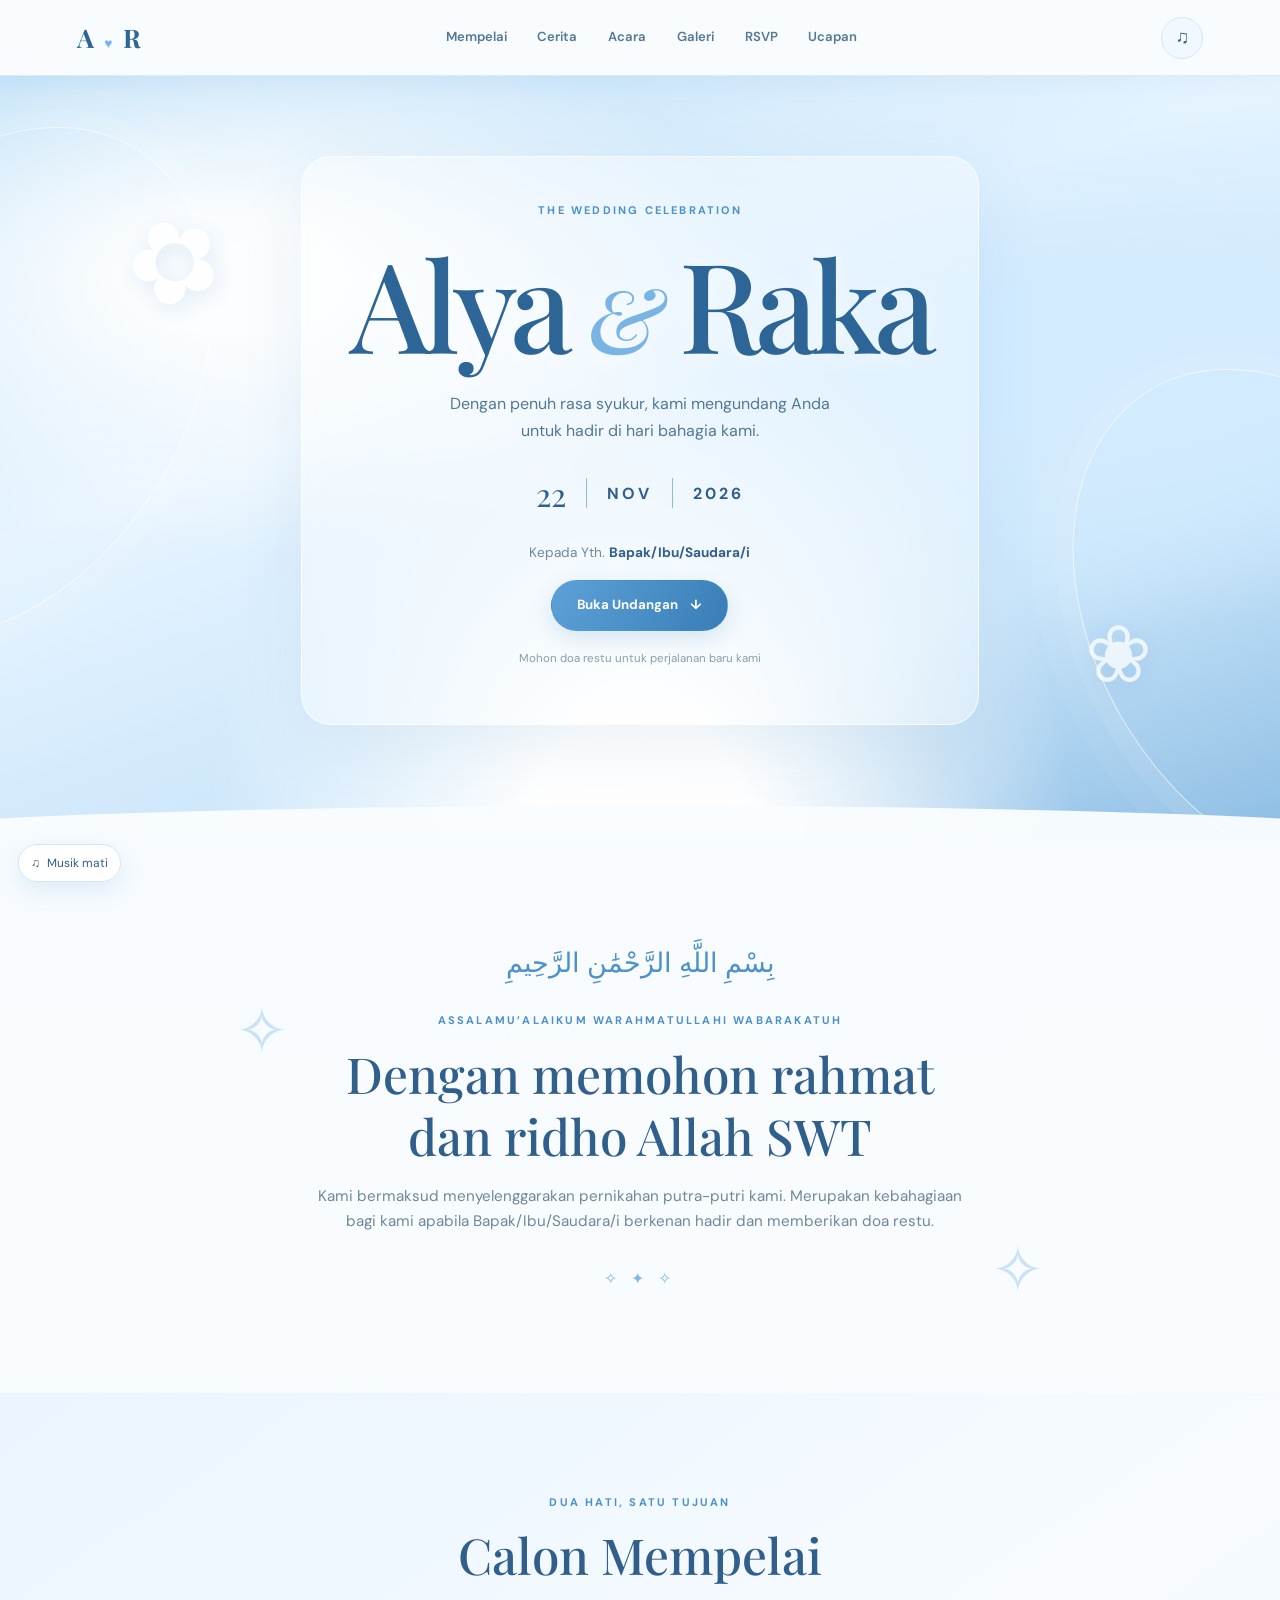
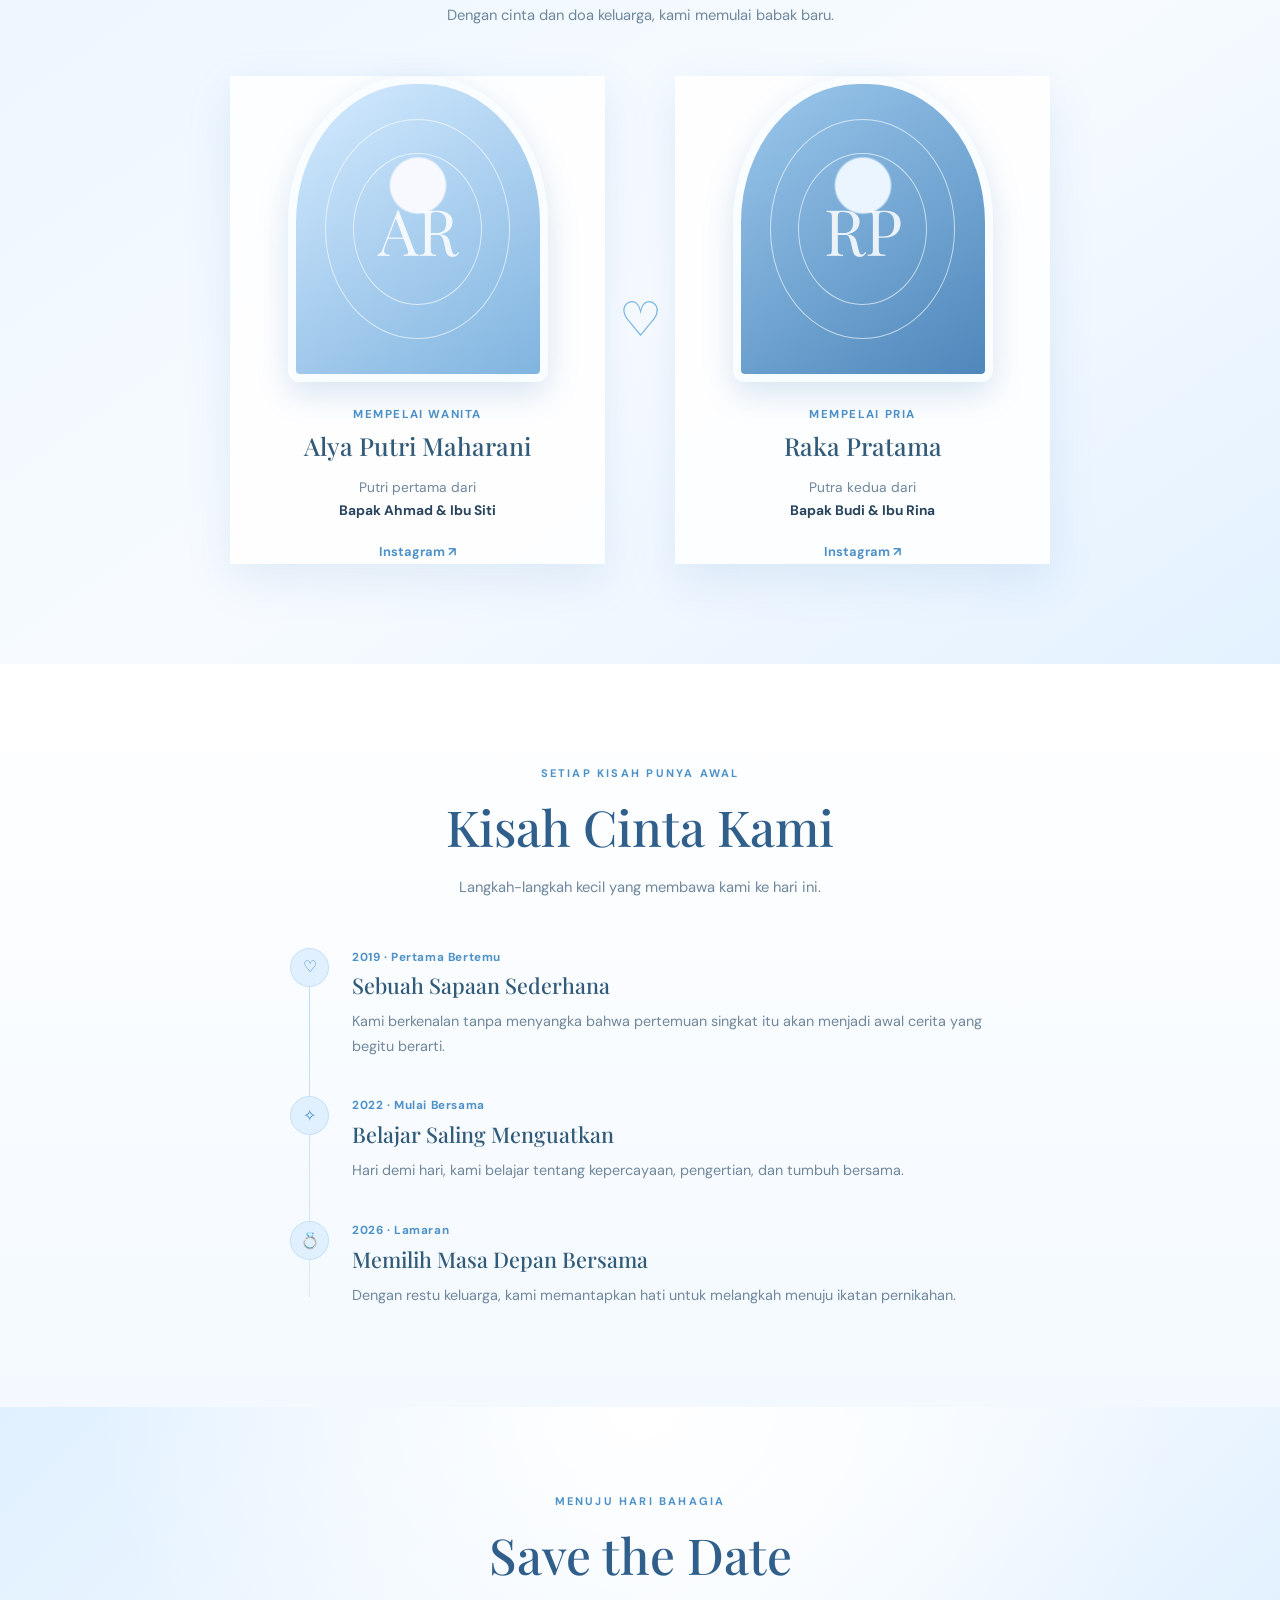
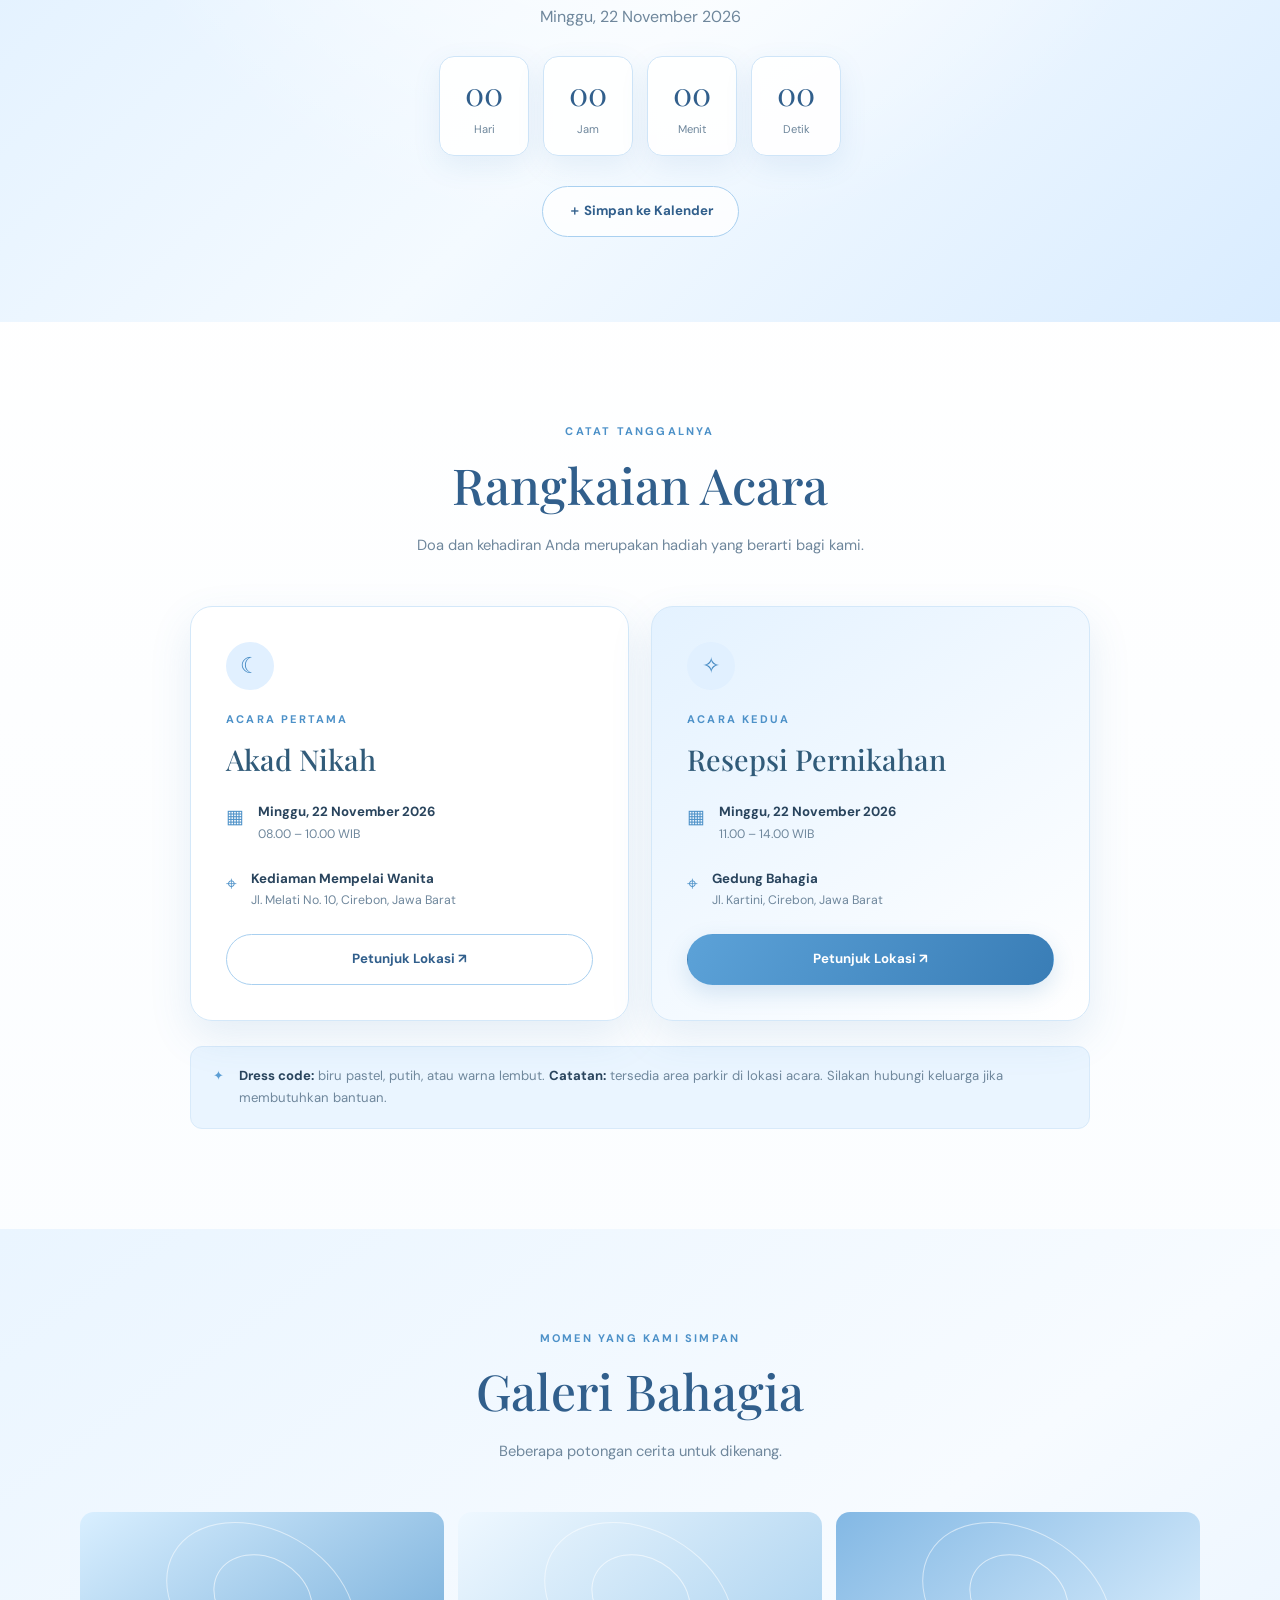
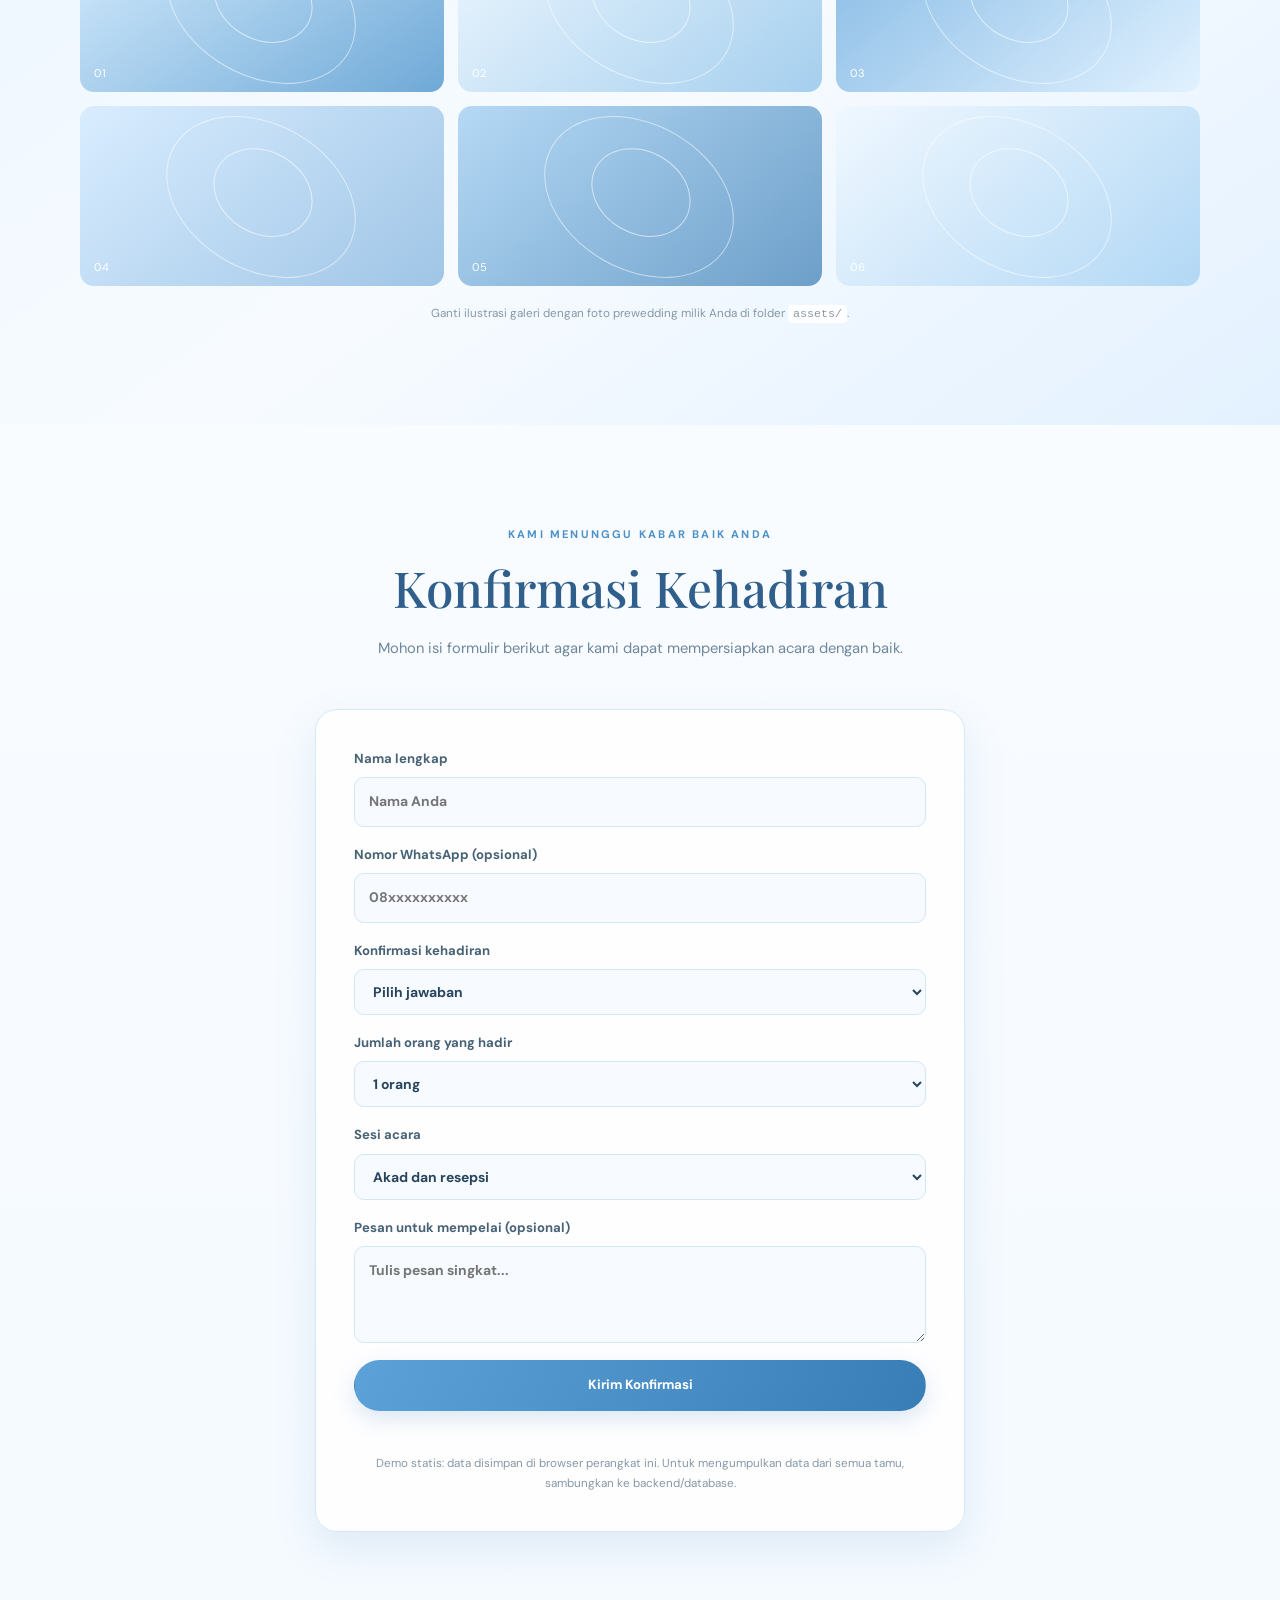
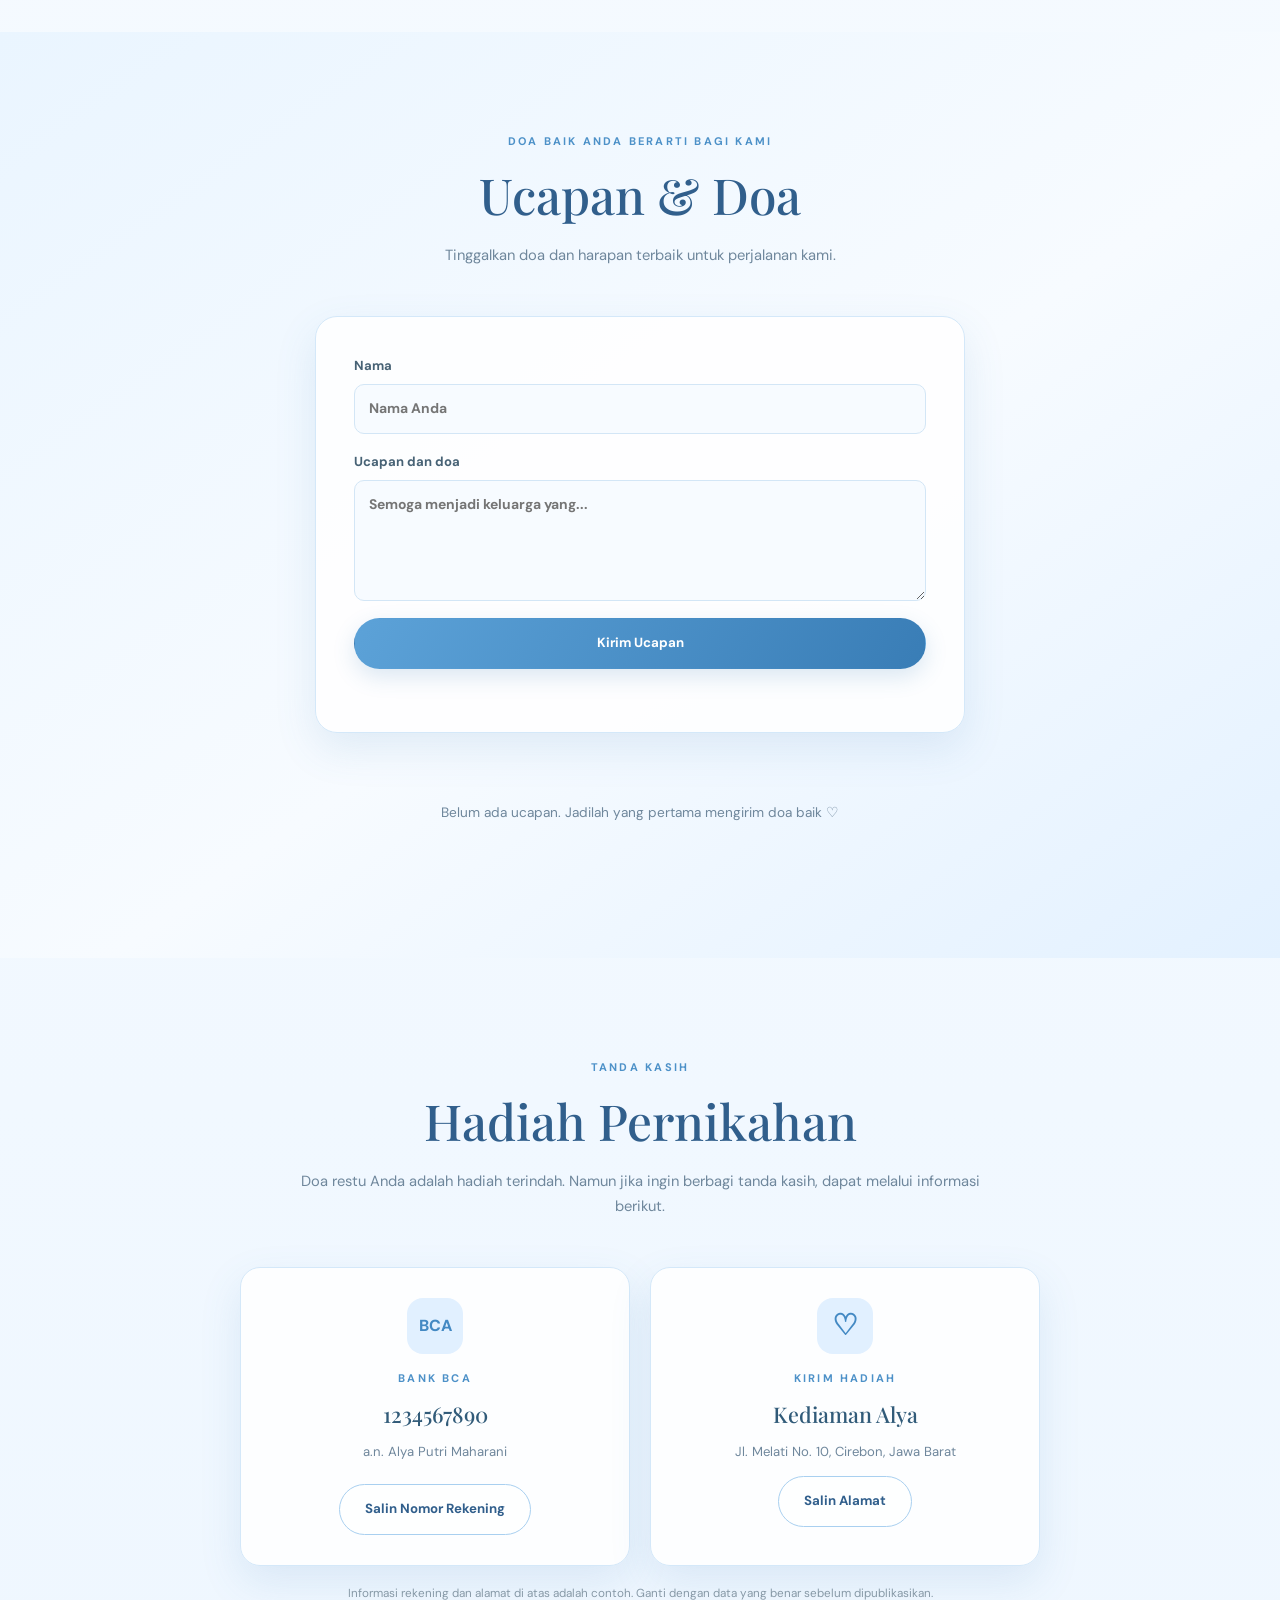
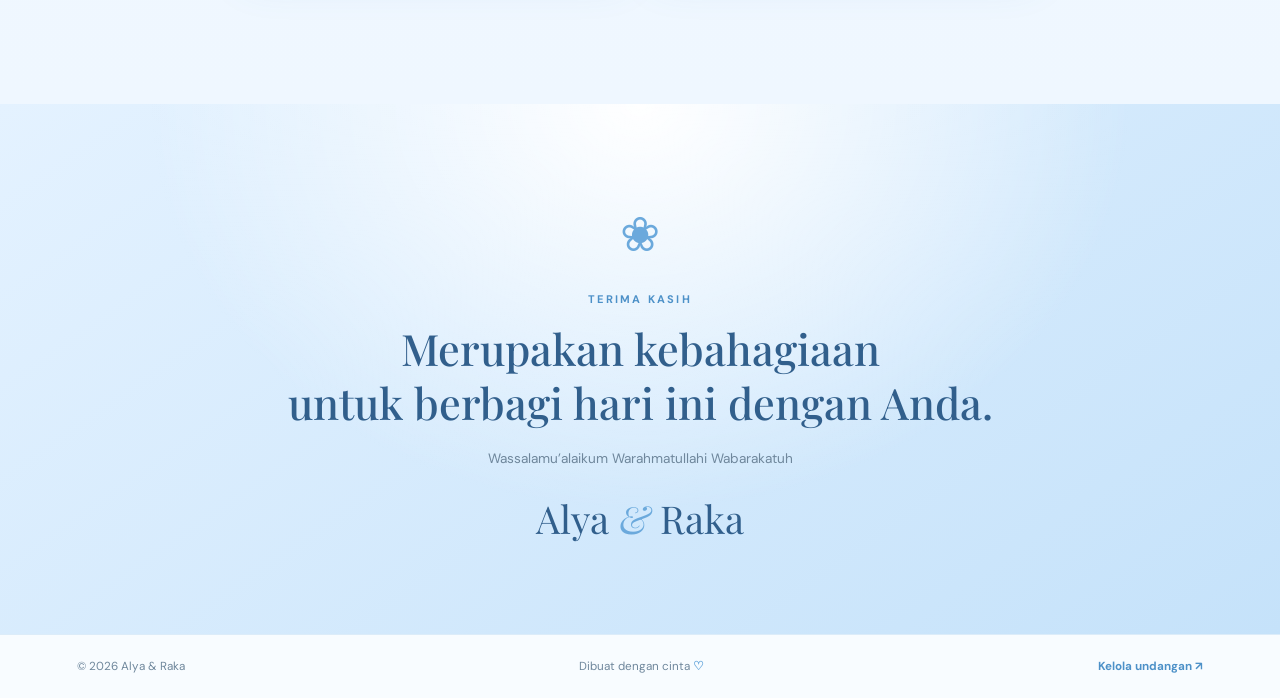
<file: index.html>
<!doctype html>
<html lang="id">
<head>
  <meta charset="utf-8">
  <meta name="viewport" content="width=device-width, initial-scale=1">
  <meta name="theme-color" content="#cfe7f8">
  <meta name="description" content="Undangan pernikahan Alya dan Raka. Merupakan suatu kehormatan bagi kami untuk berbagi hari bahagia bersama Anda.">
  <meta property="og:title" content="Pernikahan Alya & Raka">
  <meta property="og:description" content="Dengan penuh sukacita, kami mengundang Anda ke pernikahan kami.">
  <meta property="og:type" content="website">
  <title>Undangan Pernikahan — Alya & Raka</title>
  <link rel="icon" href="assets/favicon.svg" type="image/svg+xml">
  <link rel="preconnect" href="https://fonts.googleapis.com">
  <link rel="preconnect" href="https://fonts.gstatic.com" crossorigin>
  <link href="https://fonts.googleapis.com/css2?family=DM+Sans:wght@400;500;600;700&family=Playfair+Display:wght@400;500;600;700&display=swap" rel="stylesheet">
  <link rel="stylesheet" href="styles.css">
</head>
<body>
  <div class="music-indicator" id="musicIndicator" aria-live="polite">♫ <span>Musik mati</span></div>
  <audio id="bgMusic" loop preload="none">
    <!-- Ganti dengan file musik milik sendiri, misalnya assets/music.mp3 -->
    <source src="assets/music.mp3" type="audio/mpeg">
  </audio>

  <header class="site-header">
    <a class="brand" href="#home" aria-label="Alya dan Raka beranda">A <span>♥</span> R</a>
    <button class="menu-toggle" id="menuToggle" aria-label="Buka menu" aria-expanded="false">☰</button>
    <nav id="mainNav" aria-label="Navigasi utama">
      <a href="#couple">Mempelai</a><a href="#story">Cerita</a><a href="#event">Acara</a>
      <a href="#gallery">Galeri</a><a href="#rsvp">RSVP</a><a href="#wishes">Ucapan</a>
    </nav>
    <button class="icon-button music-button" id="musicToggle" type="button" aria-label="Putar atau hentikan musik">♫</button>
  </header>

  <main>
    <section class="hero" id="home">
      <div class="hero-decoration deco-one">✿</div><div class="hero-decoration deco-two">❀</div>
      <div class="hero-content">
        <p class="eyebrow">THE WEDDING CELEBRATION</p>
        <h1>Alya <span class="ampersand">&</span> Raka</h1>
        <p class="hero-subtitle">Dengan penuh rasa syukur, kami mengundang Anda<br class="desktop-only"> untuk hadir di hari bahagia kami.</p>
        <div class="hero-date"><span>22</span><i></i><span>NOV</span><i></i><span>2026</span></div>
        <p class="guest-line">Kepada Yth. <strong id="guestName">Bapak/Ibu/Saudara/i</strong></p>
        <button class="button button-primary" id="openInvitation">Buka Undangan <span>↓</span></button>
        <p class="tiny-note">Mohon doa restu untuk perjalanan baru kami</p>
      </div>
      <div class="hero-bottom-wave"></div>
    </section>

    <section class="intro section" id="intro">
      <p class="arabic" lang="ar">بِسْمِ اللَّهِ الرَّحْمَٰنِ الرَّحِيمِ</p>
      <p class="eyebrow">ASSALAMU’ALAIKUM WARAHMATULLAHI WABARAKATUH</p>
      <h2>Dengan memohon rahmat<br>dan ridho Allah SWT</h2>
      <p class="section-copy">Kami bermaksud menyelenggarakan pernikahan putra-putri kami. Merupakan kebahagiaan bagi kami apabila Bapak/Ibu/Saudara/i berkenan hadir dan memberikan doa restu.</p>
      <div class="ornament">✧ <span>✦</span> ✧</div>
    </section>

    <section class="couple section section-tint" id="couple">
      <div class="section-heading"><p class="eyebrow">DUA HATI, SATU TUJUAN</p><h2>Calon Mempelai</h2><p>Dengan cinta dan doa keluarga, kami memulai babak baru.</p></div>
      <div class="couple-grid">
        <article class="person-card">
          <div class="portrait portrait-bride" role="img" aria-label="Ilustrasi foto mempelai wanita"><span>AR</span></div>
          <p class="person-role">Mempelai Wanita</p><h3>Alya Putri Maharani</h3>
          <p>Putri pertama dari<br><strong>Bapak Ahmad & Ibu Siti</strong></p>
          <a class="text-link" href="https://instagram.com/" target="_blank" rel="noreferrer">Instagram ↗</a>
        </article>
        <div class="couple-heart" aria-hidden="true">♡</div>
        <article class="person-card">
          <div class="portrait portrait-groom" role="img" aria-label="Ilustrasi foto mempelai pria"><span>RP</span></div>
          <p class="person-role">Mempelai Pria</p><h3>Raka Pratama</h3>
          <p>Putra kedua dari<br><strong>Bapak Budi & Ibu Rina</strong></p>
          <a class="text-link" href="https://instagram.com/" target="_blank" rel="noreferrer">Instagram ↗</a>
        </article>
      </div>
    </section>

    <section class="story section" id="story">
      <div class="section-heading"><p class="eyebrow">SETIAP KISAH PUNYA AWAL</p><h2>Kisah Cinta Kami</h2><p>Langkah-langkah kecil yang membawa kami ke hari ini.</p></div>
      <div class="timeline">
        <article class="timeline-item"><span class="timeline-dot">♡</span><p class="timeline-date">2019 · Pertama Bertemu</p><h3>Sebuah Sapaan Sederhana</h3><p>Kami berkenalan tanpa menyangka bahwa pertemuan singkat itu akan menjadi awal cerita yang begitu berarti.</p></article>
        <article class="timeline-item"><span class="timeline-dot">✧</span><p class="timeline-date">2022 · Mulai Bersama</p><h3>Belajar Saling Menguatkan</h3><p>Hari demi hari, kami belajar tentang kepercayaan, pengertian, dan tumbuh bersama.</p></article>
        <article class="timeline-item"><span class="timeline-dot">💍</span><p class="timeline-date">2026 · Lamaran</p><h3>Memilih Masa Depan Bersama</h3><p>Dengan restu keluarga, kami memantapkan hati untuk melangkah menuju ikatan pernikahan.</p></article>
      </div>
    </section>

    <section class="countdown-section section-tint">
      <p class="eyebrow">MENUJU HARI BAHAGIA</p><h2>Save the Date</h2><p class="countdown-date">Minggu, 22 November 2026</p>
      <div class="countdown" id="countdown" aria-label="Hitung mundur menuju pernikahan">
        <div><strong id="days">00</strong><span>Hari</span></div><div><strong id="hours">00</strong><span>Jam</span></div><div><strong id="minutes">00</strong><span>Menit</span></div><div><strong id="seconds">00</strong><span>Detik</span></div>
      </div>
      <button class="button button-outline" id="calendarButton">＋ Simpan ke Kalender</button>
    </section>

    <section class="event section" id="event">
      <div class="section-heading"><p class="eyebrow">CATAT TANGGALNYA</p><h2>Rangkaian Acara</h2><p>Doa dan kehadiran Anda merupakan hadiah yang berarti bagi kami.</p></div>
      <div class="event-grid">
        <article class="event-card"><div class="event-icon">☾</div><p class="eyebrow">ACARA PERTAMA</p><h3>Akad Nikah</h3><div class="event-detail"><span>▦</span><div><strong>Minggu, 22 November 2026</strong><small>08.00 – 10.00 WIB</small></div></div><div class="event-detail"><span>⌖</span><div><strong>Kediaman Mempelai Wanita</strong><small>Jl. Melati No. 10, Cirebon, Jawa Barat</small></div></div><a class="button button-outline full" href="https://maps.google.com/?q=Cirebon" target="_blank" rel="noreferrer">Petunjuk Lokasi ↗</a></article>
        <article class="event-card event-card-featured"><div class="event-icon">✧</div><p class="eyebrow">ACARA KEDUA</p><h3>Resepsi Pernikahan</h3><div class="event-detail"><span>▦</span><div><strong>Minggu, 22 November 2026</strong><small>11.00 – 14.00 WIB</small></div></div><div class="event-detail"><span>⌖</span><div><strong>Gedung Bahagia</strong><small>Jl. Kartini, Cirebon, Jawa Barat</small></div></div><a class="button button-primary full" href="https://maps.google.com/?q=Cirebon" target="_blank" rel="noreferrer">Petunjuk Lokasi ↗</a></article>
      </div>
      <div class="event-notes"><span>✦</span><p><strong>Dress code:</strong> biru pastel, putih, atau warna lembut. <strong>Catatan:</strong> tersedia area parkir di lokasi acara. Silakan hubungi keluarga jika membutuhkan bantuan.</p></div>
    </section>

    <section class="gallery section section-tint" id="gallery">
      <div class="section-heading"><p class="eyebrow">MOMEN YANG KAMI SIMPAN</p><h2>Galeri Bahagia</h2><p>Beberapa potongan cerita untuk dikenang.</p></div>
      <div class="gallery-grid">
        <button class="gallery-item gallery-a" data-gallery="1" aria-label="Perbesar foto galeri 1"><span>01</span></button>
        <button class="gallery-item gallery-b" data-gallery="2" aria-label="Perbesar foto galeri 2"><span>02</span></button>
        <button class="gallery-item gallery-c" data-gallery="3" aria-label="Perbesar foto galeri 3"><span>03</span></button>
        <button class="gallery-item gallery-d" data-gallery="4" aria-label="Perbesar foto galeri 4"><span>04</span></button>
        <button class="gallery-item gallery-e" data-gallery="5" aria-label="Perbesar foto galeri 5"><span>05</span></button>
        <button class="gallery-item gallery-f" data-gallery="6" aria-label="Perbesar foto galeri 6"><span>06</span></button>
      </div>
      <p class="gallery-hint">Ganti ilustrasi galeri dengan foto prewedding milik Anda di folder <code>assets/</code>.</p>
    </section>

    <section class="rsvp section" id="rsvp">
      <div class="section-heading"><p class="eyebrow">KAMI MENUNGGU KABAR BAIK ANDA</p><h2>Konfirmasi Kehadiran</h2><p>Mohon isi formulir berikut agar kami dapat mempersiapkan acara dengan baik.</p></div>
      <form class="form-card" id="rsvpForm">
        <label>Nama lengkap<input name="name" id="rsvpName" required maxlength="100" placeholder="Nama Anda"></label>
        <label>Nomor WhatsApp (opsional)<input name="phone" type="tel" maxlength="24" placeholder="08xxxxxxxxxx"></label>
        <label>Konfirmasi kehadiran<select name="attendance" required><option value="">Pilih jawaban</option><option value="Hadir">Ya, saya akan hadir</option><option value="Tidak hadir">Maaf, saya tidak bisa hadir</option><option value="Belum pasti">Belum dapat memastikan</option></select></label>
        <label>Jumlah orang yang hadir<select name="count"><option value="1">1 orang</option><option value="2">2 orang</option><option value="3">3 orang</option><option value="4">4 orang</option><option value="5">5 orang</option></select></label>
        <label>Sesi acara<select name="session"><option>Akad dan resepsi</option><option>Akad nikah</option><option>Resepsi</option></select></label>
        <label>Pesan untuk mempelai (opsional)<textarea name="message" rows="3" maxlength="500" placeholder="Tulis pesan singkat..."></textarea></label>
        <button class="button button-primary full" type="submit">Kirim Konfirmasi</button>
        <p class="form-message" id="rsvpMessage" role="status"></p>
        <p class="form-note">Demo statis: data disimpan di browser perangkat ini. Untuk mengumpulkan data dari semua tamu, sambungkan ke backend/database.</p>
      </form>
    </section>

    <section class="wishes section section-tint" id="wishes">
      <div class="section-heading"><p class="eyebrow">DOA BAIK ANDA BERARTI BAGI KAMI</p><h2>Ucapan & Doa</h2><p>Tinggalkan doa dan harapan terbaik untuk perjalanan kami.</p></div>
      <form class="form-card wishes-form" id="wishForm">
        <label>Nama<input name="name" required maxlength="80" placeholder="Nama Anda"></label>
        <label>Ucapan dan doa<textarea name="wish" required maxlength="500" rows="4" placeholder="Semoga menjadi keluarga yang..."></textarea></label>
        <button class="button button-primary full" type="submit">Kirim Ucapan</button><p class="form-message" id="wishMessage" role="status"></p>
      </form>
      <div class="wishes-list" id="wishesList" aria-live="polite"></div>
    </section>

    <section class="gift section" id="gift">
      <div class="section-heading"><p class="eyebrow">TANDA KASIH</p><h2>Hadiah Pernikahan</h2><p>Doa restu Anda adalah hadiah terindah. Namun jika ingin berbagi tanda kasih, dapat melalui informasi berikut.</p></div>
      <div class="gift-grid">
        <article class="gift-card"><div class="bank-mark">BCA</div><p class="eyebrow">BANK BCA</p><h3 id="accountNumber">1234567890</h3><p>a.n. Alya Putri Maharani</p><button class="button button-outline copy-button" data-copy="1234567890">Salin Nomor Rekening</button></article>
        <article class="gift-card"><div class="bank-mark bank-mark-blue">♡</div><p class="eyebrow">KIRIM HADIAH</p><h3>Kediaman Alya</h3><p>Jl. Melati No. 10, Cirebon, Jawa Barat</p><button class="button button-outline" data-copy="Jl. Melati No. 10, Cirebon, Jawa Barat">Salin Alamat</button></article>
      </div>
      <p class="form-note centered">Informasi rekening dan alamat di atas adalah contoh. Ganti dengan data yang benar sebelum dipublikasikan.</p>
    </section>

    <section class="closing">
      <div class="closing-flower">❀</div><p class="eyebrow">TERIMA KASIH</p><h2>Merupakan kebahagiaan<br>untuk berbagi hari ini dengan Anda.</h2>
      <p>Wassalamu’alaikum Warahmatullahi Wabarakatuh</p><div class="closing-names">Alya <span>&</span> Raka</div>
    </section>
  </main>

  <footer class="site-footer"><span>© 2026 Alya & Raka</span><span>Dibuat dengan cinta <b>♡</b></span><a href="admin.html">Kelola undangan ↗</a></footer>

  <dialog id="galleryDialog" class="gallery-dialog"><button class="dialog-close" id="closeGallery" aria-label="Tutup galeri">×</button><div class="dialog-art" id="dialogArt"></div><p id="dialogCaption">Momen bahagia</p></dialog>
  <div class="toast" id="toast" role="status" aria-live="polite"></div>
  <script src="script.js"></script>
</body>
</html>
</file>
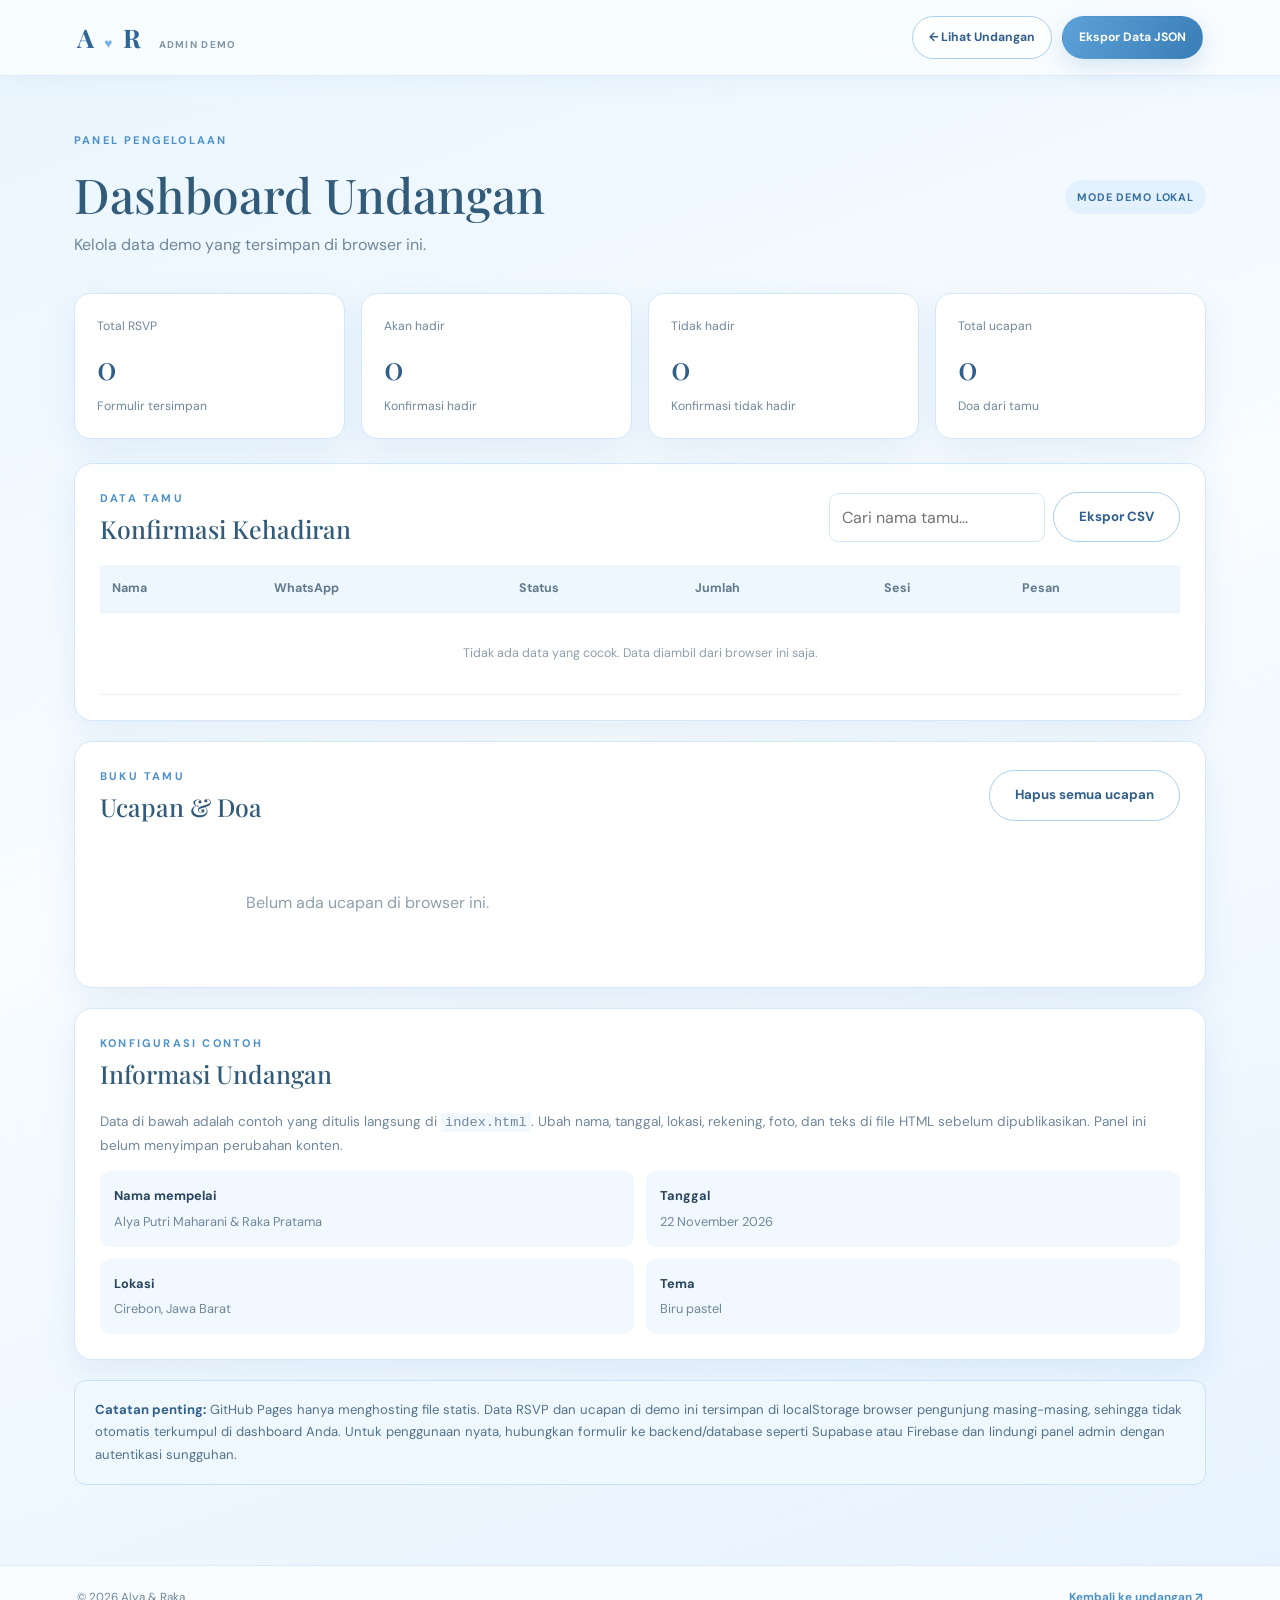
<file: admin.html>
<!doctype html>
<html lang="id">
<head>
  <meta charset="utf-8"><meta name="viewport" content="width=device-width, initial-scale=1">
  <meta name="robots" content="noindex,nofollow"><title>Admin Demo — Alya & Raka</title>
  <link rel="preconnect" href="https://fonts.googleapis.com"><link rel="preconnect" href="https://fonts.gstatic.com" crossorigin>
  <link href="https://fonts.googleapis.com/css2?family=DM+Sans:wght@400;500;600;700&family=Playfair+Display:wght@400;500;600&display=swap" rel="stylesheet">
  <link rel="stylesheet" href="styles.css"><link rel="stylesheet" href="admin.css">
</head>
<body class="admin-body">
  <header class="site-header admin-header"><a class="brand" href="index.html">A <span>♥</span> R <small>ADMIN DEMO</small></a><div class="admin-header-actions"><a class="button button-outline" href="index.html">← Lihat Undangan</a><button class="button button-primary" id="exportData">Ekspor Data JSON</button></div></header>
  <main class="admin-main">
    <div class="admin-welcome"><div><p class="eyebrow">PANEL PENGELOLAAN</p><h1>Dashboard Undangan</h1><p>Kelola data demo yang tersimpan di browser ini.</p></div><span class="demo-label">MODE DEMO LOKAL</span></div>
    <div class="admin-stats">
      <article><span>Total RSVP</span><strong id="totalRsvp">0</strong><small>Formulir tersimpan</small></article>
      <article><span>Akan hadir</span><strong id="totalAttending">0</strong><small>Konfirmasi hadir</small></article>
      <article><span>Tidak hadir</span><strong id="totalAbsent">0</strong><small>Konfirmasi tidak hadir</small></article>
      <article><span>Total ucapan</span><strong id="totalWishes">0</strong><small>Doa dari tamu</small></article>
    </div>
    <section class="admin-panel">
      <div class="panel-heading"><div><p class="eyebrow">DATA TAMU</p><h2>Konfirmasi Kehadiran</h2></div><div class="table-actions"><input id="guestSearch" type="search" placeholder="Cari nama tamu..." aria-label="Cari nama tamu"><button class="button button-outline" id="exportCsv">Ekspor CSV</button></div></div>
      <div class="table-wrap"><table><thead><tr><th>Nama</th><th>WhatsApp</th><th>Status</th><th>Jumlah</th><th>Sesi</th><th>Pesan</th></tr></thead><tbody id="rsvpRows"><tr><td colspan="6" class="empty-cell">Belum ada data RSVP di browser ini.</td></tr></tbody></table></div>
    </section>
    <section class="admin-panel">
      <div class="panel-heading"><div><p class="eyebrow">BUKU TAMU</p><h2>Ucapan & Doa</h2></div><button class="button button-outline" id="clearWishes">Hapus semua ucapan</button></div>
      <div id="adminWishes" class="admin-wishes"><p class="empty-cell">Belum ada ucapan.</p></div>
    </section>
    <section class="admin-panel">
      <div class="panel-heading"><div><p class="eyebrow">KONFIGURASI CONTOH</p><h2>Informasi Undangan</h2></div></div>
      <p class="config-note">Data di bawah adalah contoh yang ditulis langsung di <code>index.html</code>. Ubah nama, tanggal, lokasi, rekening, foto, dan teks di file HTML sebelum dipublikasikan. Panel ini belum menyimpan perubahan konten.</p>
      <div class="config-grid"><div><strong>Nama mempelai</strong><span>Alya Putri Maharani & Raka Pratama</span></div><div><strong>Tanggal</strong><span>22 November 2026</span></div><div><strong>Lokasi</strong><span>Cirebon, Jawa Barat</span></div><div><strong>Tema</strong><span>Biru pastel</span></div></div>
    </section>
    <div class="admin-warning"><strong>Catatan penting:</strong> GitHub Pages hanya menghosting file statis. Data RSVP dan ucapan di demo ini tersimpan di localStorage browser pengunjung masing-masing, sehingga tidak otomatis terkumpul di dashboard Anda. Untuk penggunaan nyata, hubungkan formulir ke backend/database seperti Supabase atau Firebase dan lindungi panel admin dengan autentikasi sungguhan.</div>
  </main>
  <footer class="site-footer"><span>© 2026 Alya & Raka</span><a href="index.html">Kembali ke undangan ↗</a></footer>
  <div class="toast" id="toast" role="status"></div><script src="admin.js"></script>
</body>
</html>
</file>
<file: styles.css>
:root {
  --blue-50:#f5faff; --blue-100:#e7f3fc; --blue-200:#cfe7f8; --blue-300:#acd4ef;
  --blue-500:#659fc9; --blue-600:#427fae; --blue-700:#315e80; --ink:#273d4d;
  --muted:#718494; --white:#fff; --gold:#c8a96b; --line:#dcebf5; --shadow:0 18px 48px #497fa51a;
  --serif:"Playfair Display", Georgia, serif; --sans:"DM Sans", Arial, sans-serif;
}
*{box-sizing:border-box} html{scroll-behavior:smooth;scroll-padding-top:84px} body{margin:0;background:#fff;color:var(--ink);font-family:var(--sans);line-height:1.7} body.locked{overflow:hidden}
a{color:inherit;text-decoration:none} button,input,textarea,select{font:inherit} button{cursor:pointer} img{max-width:100%}
.site-header{height:76px;display:flex;align-items:center;justify-content:space-between;padding:0 clamp(20px,6vw,90px);position:sticky;top:0;z-index:20;background:#ffffffed;backdrop-filter:blur(16px);border-bottom:1px solid #e9f2f8}
.brand{font-family:var(--serif);font-size:1.6rem;font-weight:700;letter-spacing:.03em;color:var(--blue-700)}.brand span{font-size:.85rem;color:var(--gold);padding:0 3px}
.site-header nav{display:flex;align-items:center;gap:clamp(12px,2.4vw,32px)}.site-header nav a{font-size:.82rem;font-weight:600;color:#617787;transition:color .2s}.site-header nav a:hover,.text-link:hover{color:var(--blue-600)}
.icon-button,.menu-toggle{width:42px;height:42px;border:1px solid var(--line);background:var(--blue-50);color:var(--blue-700);border-radius:50%;font-size:1.15rem}.menu-toggle{display:none}
.hero{min-height:calc(100vh - 76px);min-height:680px;position:relative;overflow:hidden;display:grid;place-items:center;text-align:center;background:radial-gradient(ellipse at 50% 40%,#fff 0,#f4faff 45%,#d9ecfa 100%);padding:80px 20px 115px}
.hero:before,.hero:after{content:"";position:absolute;width:340px;height:500px;border:1px solid #aacfe5;opacity:.55;border-radius:50%;transform:rotate(32deg);pointer-events:none}.hero:before{left:-170px;top:5%}.hero:after{right:-180px;bottom:-5%;transform:rotate(-32deg)}
.hero-content{position:relative;z-index:2;max-width:800px}.eyebrow{font-size:.69rem;letter-spacing:.2em;font-weight:700;color:var(--blue-600);margin:0 0 12px}.hero h1{font:500 clamp(3.8rem,10vw,7.8rem)/1.08 var(--serif);letter-spacing:-.055em;color:#315b79;margin:15px 0 20px}.ampersand{font-size:.72em;color:var(--gold);font-style:italic}.hero-subtitle{font-size:1rem;color:#718797;margin:0 auto 27px}.hero-date{display:flex;justify-content:center;align-items:center;gap:20px;margin:28px 0 26px;color:var(--blue-700);font-weight:700;letter-spacing:.18em}.hero-date span:first-child{font:2rem var(--serif);letter-spacing:0}.hero-date i{height:30px;width:1px;background:var(--blue-300)}.guest-line{font-size:.85rem;color:var(--muted);margin-bottom:16px}.guest-line strong{color:var(--blue-700)}.button{display:inline-flex;justify-content:center;align-items:center;gap:12px;border-radius:999px;padding:13px 25px;font-size:.83rem;font-weight:700;border:1px solid transparent;transition:transform .2s,box-shadow .2s,background .2s}.button:hover{transform:translateY(-2px);box-shadow:0 9px 24px #477fa522}.button-primary{background:var(--blue-600);color:white}.button-outline{border-color:var(--blue-300);background:#fff;color:var(--blue-700)}.full{width:100%}.tiny-note{font-size:.72rem;color:#8a9daa;margin-top:18px}.hero-decoration{position:absolute;color:#91bfdd;opacity:.55;font-size:7rem;line-height:1}.deco-one{left:10%;top:17%;transform:rotate(-25deg)}.deco-two{right:10%;bottom:19%;font-size:5rem}.hero-bottom-wave{position:absolute;bottom:-1px;left:0;width:100%;height:58px;background:white;clip-path:ellipse(65% 60% at 50% 100%)}
.section{padding:100px max(22px,calc((100vw - 1120px)/2))}.section-tint,.countdown-section{background:var(--blue-50)}.intro{text-align:center;max-width:900px;margin:auto}.arabic{font-size:1.7rem;color:var(--blue-600);margin:0 0 25px}.intro h2,.section-heading h2,.countdown-section h2,.closing h2{font:500 clamp(2rem,4vw,3.1rem)/1.25 var(--serif);color:#315b79;margin:0 0 18px}.section-copy{max-width:660px;margin:auto;color:var(--muted);font-size:.95rem}.ornament{color:var(--blue-300);margin-top:30px;letter-spacing:.3em}.ornament span{color:var(--gold)}
.section-heading{text-align:center;max-width:680px;margin:0 auto 48px}.section-heading>p:last-child{color:var(--muted);font-size:.92rem;margin:0}
.couple-grid{display:grid;grid-template-columns:1fr 70px 1fr;align-items:center;max-width:820px;margin:auto}.person-card{text-align:center}.portrait{width:min(100%,260px);aspect-ratio:4/4.7;border-radius:48% 48% 12px 12px;margin:0 auto 23px;display:grid;place-items:center;position:relative;overflow:hidden;border:8px solid white;box-shadow:var(--shadow)}.portrait:before,.portrait:after{content:"";position:absolute;border:1px solid #ffffff9e;border-radius:50%;width:75%;height:75%}.portrait:after{width:52%;height:52%}.portrait span{font:4rem var(--serif);color:#ffffffd9;z-index:1}.portrait-bride{background:radial-gradient(circle at 50% 35%,#f8e7e3 0 12%,transparent 13%),linear-gradient(145deg,#bddff2,#799fc3)}.portrait-groom{background:radial-gradient(circle at 50% 35%,#f3ddcf 0 12%,transparent 13%),linear-gradient(145deg,#9abdd7,#567e9f)}.person-role{color:var(--blue-600);font-size:.72rem;letter-spacing:.14em;text-transform:uppercase;font-weight:700;margin:0 0 5px}.person-card h3,.event-card h3,.timeline-item h3,.gift-card h3{font:500 1.55rem var(--serif);margin:0 0 10px;color:#315b79}.person-card p:not(.person-role){font-size:.86rem;color:var(--muted)}.person-card strong{color:var(--ink)}.text-link{font-size:.8rem;color:var(--blue-600);font-weight:700}.couple-heart{font-size:3rem;text-align:center;color:var(--gold)}
.story{background:white}.timeline{max-width:700px;margin:auto;position:relative}.timeline:before{content:"";position:absolute;left:19px;top:10px;bottom:10px;width:1px;background:var(--blue-200)}.timeline-item{position:relative;padding:0 0 38px 62px}.timeline-item:last-child{padding-bottom:0}.timeline-dot{position:absolute;left:0;top:0;width:39px;height:39px;display:grid;place-items:center;border-radius:50%;background:var(--blue-100);color:var(--blue-600);border:1px solid var(--blue-200)}.timeline-date{font-size:.73rem;font-weight:700;color:var(--blue-600);letter-spacing:.05em;margin:0 0 4px}.timeline-item h3{font-size:1.35rem}.timeline-item p:last-child{margin:0;color:var(--muted);font-size:.9rem}
.countdown-section{text-align:center;padding:85px 20px}.countdown-date{color:var(--muted);margin:0 0 26px}.countdown{display:flex;justify-content:center;gap:14px;margin:0 auto 30px}.countdown div{min-width:90px;background:white;border:1px solid var(--line);border-radius:15px;padding:14px 12px;box-shadow:0 8px 25px #477fa50a}.countdown strong{display:block;font:2rem var(--serif);color:var(--blue-700)}.countdown span{font-size:.7rem;color:var(--muted)}
.event-grid{display:grid;grid-template-columns:repeat(2,minmax(0,1fr));gap:22px;max-width:900px;margin:auto}.event-card{padding:35px;border:1px solid var(--line);border-radius:22px;box-shadow:var(--shadow);background:white}.event-card-featured{background:linear-gradient(160deg,#f2f9ff,#fff)}.event-icon{width:48px;height:48px;display:grid;place-items:center;background:var(--blue-100);color:var(--blue-600);border-radius:50%;font-size:1.4rem;margin-bottom:20px}.event-card h3{font-size:1.8rem}.event-detail{display:flex;gap:14px;margin:23px 0;color:var(--blue-600)}.event-detail>span{font-size:1.2rem}.event-detail strong,.event-detail small{display:block}.event-detail strong{font-size:.83rem;color:var(--ink)}.event-detail small{font-size:.77rem;color:var(--muted)}.event-notes{display:flex;gap:15px;align-items:flex-start;max-width:900px;margin:25px auto 0;padding:18px 22px;background:var(--blue-50);border-radius:12px;color:var(--muted);font-size:.82rem}.event-notes span{color:var(--gold)}.event-notes p{margin:0}.event-notes strong{color:var(--ink)}
.gallery-grid{display:grid;grid-template-columns:repeat(3,1fr);grid-template-rows:180px 180px;gap:14px}.gallery-item{position:relative;border:0;border-radius:14px;overflow:hidden;min-width:0;background:linear-gradient(145deg,#c4e3f5,#6f9fc2);transition:transform .2s}.gallery-item:hover{transform:scale(1.015)}.gallery-item:before,.gallery-item:after{content:"";position:absolute;border:1px solid #ffffff8a;border-radius:50%;width:55%;height:80%;left:22%;top:10%;transform:rotate(30deg)}.gallery-item:after{width:28%;height:45%;left:36%;top:25%;border-color:#fff9}.gallery-item span{position:absolute;left:14px;bottom:9px;color:white;font-size:.7rem;letter-spacing:.1em}.gallery-b{background:linear-gradient(140deg,#e6d9d0,#a7c8df)}.gallery-c{background:linear-gradient(140deg,#7ba9c9,#d8ebf8)}.gallery-d{background:linear-gradient(140deg,#d7e9f6,#9eb9ce)}.gallery-e{background:linear-gradient(140deg,#9fc8e2,#6e93b5)}.gallery-f{background:linear-gradient(140deg,#f0e3dc,#b4d6eb)}.gallery-hint,.form-note{font-size:.73rem;color:#8799a7;text-align:center;margin:18px 0 0}.gallery-hint code{background:white;padding:2px 5px;border-radius:4px}
.form-card{max-width:650px;margin:auto;padding:clamp(22px,4vw,38px);border:1px solid var(--line);border-radius:22px;box-shadow:var(--shadow);background:white}.form-card label{display:block;font-size:.82rem;font-weight:700;color:#476275;margin-bottom:17px}.form-card input,.form-card textarea,.form-card select{display:block;width:100%;margin-top:7px;padding:12px 14px;border:1px solid #d6e5ef;border-radius:10px;background:#fbfdff;color:var(--ink);outline:none;font-size:.87rem}.form-card input:focus,.form-card textarea:focus,.form-card select:focus{border-color:var(--blue-500);box-shadow:0 0 0 3px #cfe7f866}.form-card textarea{resize:vertical}.form-message{font-size:.82rem;margin:12px 0 0;color:var(--blue-700);text-align:center;min-height:1em}.wishes-form{margin-bottom:35px}.wishes-list{max-width:760px;margin:auto;display:grid;grid-template-columns:repeat(2,minmax(0,1fr));gap:14px}.wish-card{background:white;border:1px solid var(--line);border-radius:14px;padding:20px}.wish-card h3{font-size:.9rem;margin:0;color:var(--blue-700)}.wish-card time{font-size:.68rem;color:#8da0ae}.wish-card p{font-size:.83rem;color:var(--muted);margin:10px 0 0;overflow-wrap:anywhere}.wish-empty{grid-column:1/-1;text-align:center;color:var(--muted);font-size:.85rem;padding:20px}
.gift-grid{display:grid;grid-template-columns:repeat(2,minmax(0,1fr));gap:20px;max-width:800px;margin:auto}.gift-card{text-align:center;padding:30px 24px;border:1px solid var(--line);border-radius:20px;background:white;box-shadow:var(--shadow)}.bank-mark{margin:0 auto 15px;display:grid;place-items:center;width:56px;height:56px;border-radius:16px;background:#e6f1fa;color:#2367a4;font-weight:800}.bank-mark-blue{background:var(--blue-600);color:white;font-size:1.8rem}.gift-card h3{font-size:1.35rem;overflow-wrap:anywhere}.gift-card p:not(.eyebrow){color:var(--muted);font-size:.82rem}.copy-button{margin-top:8px}.centered{text-align:center}
.closing{text-align:center;padding:90px 20px;background:linear-gradient(160deg,#eff8ff,#d6eafa);position:relative;overflow:hidden}.closing-flower{font-size:3rem;color:var(--blue-500);margin-bottom:15px}.closing h2{font-size:clamp(1.8rem,4vw,2.7rem)}.closing>p:not(.eyebrow){color:var(--muted);font-size:.85rem}.closing-names{font:2.4rem var(--serif);color:var(--blue-700);margin-top:22px}.closing-names span{color:var(--gold);font-style:italic}
.site-footer{padding:22px clamp(20px,6vw,90px);display:flex;justify-content:space-between;gap:15px;align-items:center;font-size:.73rem;color:var(--muted);background:white}.site-footer b{color:var(--gold)}.site-footer a{color:var(--blue-600);font-weight:700}.music-indicator{position:fixed;bottom:18px;left:18px;z-index:12;padding:8px 12px;background:#fffE;border:1px solid var(--line);border-radius:999px;box-shadow:var(--shadow);font-size:.75rem;color:var(--blue-700);display:flex;gap:7px;align-items:center}.toast{position:fixed;bottom:20px;left:50%;transform:translate(-50%,20px);opacity:0;pointer-events:none;z-index:60;background:#294e69;color:white;border-radius:10px;padding:12px 18px;font-size:.83rem;transition:.25s;max-width:calc(100% - 30px);text-align:center}.toast.show{opacity:1;transform:translate(-50%,0)}.gallery-dialog{border:0;border-radius:20px;padding:24px;max-width:min(600px,92vw);width:100%;box-shadow:0 30px 90px #1e405755}.gallery-dialog::backdrop{background:#1b354cbb}.dialog-close{float:right;border:0;background:var(--blue-100);color:var(--blue-700);width:34px;height:34px;border-radius:50%;font-size:1.3rem}.dialog-art{clear:both;height:min(55vh,400px);border-radius:14px;background:linear-gradient(145deg,#c4e3f5,#6f9fc2);margin:18px 0;position:relative;overflow:hidden}.dialog-art:before{content:"♡";position:absolute;inset:0;display:grid;place-items:center;color:#ffffffb8;font:8rem var(--serif)}.gallery-dialog p{text-align:center;color:var(--muted);margin:0}
@media(max-width:850px){.site-header{padding:0 22px}.site-header nav{gap:13px}.site-header nav a{font-size:.75rem}.section{padding-top:78px;padding-bottom:78px}.event-card{padding:25px}.gallery-grid{grid-template-rows:150px 150px}}
@media(max-width:680px){.site-header{height:66px}.menu-toggle{display:block;margin-left:auto;margin-right:10px}.site-header nav{display:none;position:absolute;top:65px;left:0;right:0;padding:15px 22px 22px;background:#fff;box-shadow:0 18px 20px #365a7014;flex-direction:column;align-items:stretch;gap:0;border-bottom:1px solid var(--line)}.site-header nav.open{display:flex}.site-header nav a{padding:11px 5px;font-size:.9rem;border-bottom:1px solid #eef5fa}.music-button{flex:0 0 42px}.hero{min-height:690px;padding-top:70px}.hero h1{font-size:clamp(3.5rem,14vw,5rem)}.hero-decoration{font-size:4rem}.deco-one{left:4%;top:10%}.deco-two{right:5%;bottom:14%}.desktop-only{display:none}.section{padding:68px 20px}.couple-grid{grid-template-columns:1fr 36px 1fr;gap:5px}.portrait{width:100%;border-width:5px}.portrait span{font-size:2.4rem}.person-card h3{font-size:1.1rem}.person-card p:not(.person-role){font-size:.75rem}.person-role{font-size:.62rem;letter-spacing:.08em}.couple-heart{font-size:2rem}.countdown-section{padding:65px 15px}.countdown{gap:7px}.countdown div{min-width:0;flex:1;padding:13px 4px;border-radius:11px}.countdown strong{font-size:1.55rem}.countdown span{font-size:.65rem}.event-grid,.gift-grid{grid-template-columns:1fr}.event-card{padding:27px}.gallery-grid{grid-template-columns:repeat(2,minmax(0,1fr));grid-template-rows:145px 145px 145px;gap:9px}.wishes-list{grid-template-columns:1fr}.site-footer{flex-wrap:wrap;justify-content:center;text-align:center;gap:8px 18px}.music-indicator{bottom:10px;left:10px;font-size:.68rem}.intro h2{font-size:2rem}.section-heading{margin-bottom:35px}}
@media(prefers-reduced-motion:reduce){*,*::before,*::after{scroll-behavior:auto!important;animation:none!important;transition:none!important}}

/* Evaluasi desain dari referensi rekaman: suasana langit romantis, panel lembut,
   navigasi jelas, dan biru pastel sebagai warna dominan. */
:root{
  --blue-50:#f1f8ff; --blue-100:#e0efff; --blue-200:#c5e0fa; --blue-300:#a7cef1;
  --blue-500:#6ba9dc; --blue-600:#4d91c8; --blue-700:#315f8c;
  --ink:#29445d; --muted:#6f879c; --line:#d3e7f8;
  --shadow:0 16px 42px rgba(70,132,184,.13);
}
body{background:linear-gradient(180deg,#f4faff 0%,#fff 38%,#edf6ff 100%)}
.site-header{background:rgba(248,252,255,.92);border-bottom-color:#dcecf9;box-shadow:0 5px 22px rgba(68,124,171,.05)}
.brand{color:#2d6596}.brand span{color:#79b4e4}
.site-header nav a{color:#527895}
.hero{
 min-height:calc(100svh - 76px);min-height:680px;
 background:
  radial-gradient(ellipse at 50% 100%,rgba(255,255,255,.98) 0 12%,transparent 48%),
  radial-gradient(ellipse at 18% 26%,rgba(255,255,255,.9) 0 7%,transparent 35%),
  radial-gradient(ellipse at 85% 36%,rgba(210,235,255,.95) 0 10%,transparent 40%),
  linear-gradient(160deg,#b8ddf7 0%,#e7f4ff 38%,#c9e5fa 72%,#8dbde4 100%);
}
.hero:before,.hero:after{width:390px;height:550px;border:1px solid rgba(255,255,255,.8);box-shadow:0 0 0 18px rgba(255,255,255,.08),0 0 0 42px rgba(255,255,255,.06);opacity:.8}
.hero:before{left:-205px;top:4%}.hero:after{right:-210px;bottom:-8%}
.hero-content{padding:clamp(25px,4vw,44px) clamp(20px,4vw,48px);border:1px solid rgba(255,255,255,.72);border-radius:30px;background:rgba(255,255,255,.34);backdrop-filter:blur(8px);box-shadow:0 20px 65px rgba(67,123,170,.09)}
.hero h1{color:#2d6596;text-shadow:0 2px 20px rgba(255,255,255,.6)}
.ampersand{color:#79b4e4}.hero-subtitle{color:#527895}.hero-date{color:#315f8c}.hero-date i{background:#8bbce5}.hero-bottom-wave{background:#fafdff;opacity:.95}
.hero-decoration{color:#fff;opacity:.75;text-shadow:0 5px 22px rgba(70,132,184,.2)}
.button-primary{background:linear-gradient(120deg,#5ca2d8,#397db6);box-shadow:0 8px 22px rgba(62,128,183,.18)}
.button-outline{background:rgba(255,255,255,.82);border-color:#a9d0f0}
.section-tint,.countdown-section{background:linear-gradient(145deg,#eaf5ff 0%,#f7fbff 55%,#e3f1ff 100%)}
.intro{position:relative}.intro:before,.intro:after{content:"✧";position:absolute;color:#9cc9ed;font-size:4rem;opacity:.5;pointer-events:none}.intro:before{left:5%;top:25%}.intro:after{right:5%;bottom:12%}
.section-heading h2,.intro h2,.countdown-section h2,.closing h2{color:#315f8c}
.ornament,.ornament span{color:#83b8e4}
.person-card,.event-card,.form-card,.gift-card,.wish-card{background:rgba(255,255,255,.88);border-color:#d4e8f9;box-shadow:var(--shadow)}
.portrait{border-color:#fafdff;box-shadow:0 12px 32px rgba(66,132,186,.2)}
.portrait-bride{background:radial-gradient(circle at 50% 35%,#f7f9ff 0 12%,transparent 13%),linear-gradient(145deg,#d5ebff,#80b4df)}
.portrait-groom{background:radial-gradient(circle at 50% 35%,#eaf5ff 0 12%,transparent 13%),linear-gradient(145deg,#9cc8ec,#4e87bb)}
.couple-heart{color:#75b3e5}
.story{background:linear-gradient(180deg,#fff 0%,#f3f9ff 100%)}
.timeline-dot,.event-icon,.bank-mark{background:#e1f0ff;color:#4389c3;border-color:#c4e0f7}
.timeline:before{background:linear-gradient(#b7d9f5,#d9eafb)}
.countdown-section{background:radial-gradient(ellipse at 50% 0%,#fff 0%,transparent 60%),linear-gradient(135deg,#e0f0ff,#f4faff 50%,#d9ecff)}
.countdown div{background:rgba(255,255,255,.92);border-color:#cfe5f8;box-shadow:0 10px 28px rgba(70,132,184,.1)}
.event-card-featured{background:linear-gradient(145deg,#e4f2ff,#fff)}
.event-notes{background:#eaf5ff;border:1px solid #d8eafa}.event-notes span{color:#5c9ed4}
.gallery-item,.dialog-art{background:linear-gradient(145deg,#d9efff,#6fa9d7)}
.gallery-b{background:linear-gradient(140deg,#eff8ff,#a5cfee)}.gallery-c{background:linear-gradient(140deg,#83b8e4,#e1f2ff)}.gallery-d{background:linear-gradient(140deg,#d9edff,#9fc5e6)}.gallery-e{background:linear-gradient(140deg,#b5d9f5,#6d9fc9)}.gallery-f{background:linear-gradient(140deg,#f0f8ff,#b2d8f5)}
.form-card input,.form-card textarea,.form-card select{background:#f7fbff;border-color:#d3e6f6}
.closing{background:radial-gradient(ellipse at 50% 0%,#fff 0%,transparent 54%),linear-gradient(145deg,#e4f2ff,#c5e2fa)}
.closing-flower,.closing-names span,.site-footer b{color:#6ba9dc}
.site-footer{background:#f8fcff;border-top:1px solid #dcecf9}
.music-indicator{background:rgba(255,255,255,.92);border-color:#d1e6f7;box-shadow:0 8px 24px rgba(61,123,175,.13)}
.toast{background:#315f8c}
@media(max-width:680px){
 .hero{min-height:calc(100svh - 66px);min-height:690px;padding:58px 17px 90px}
 .hero-content{border-radius:25px;padding:30px 17px;background:rgba(255,255,255,.43)}
 .hero-date{gap:12px}.hero-date span:first-child{font-size:1.8rem}
 .site-header nav{background:rgba(248,252,255,.98)}
 .site-header nav a{border-bottom-color:#e4f0fa}
 .intro:before{left:0;font-size:2.5rem}.intro:after{right:0;font-size:2.5rem}
}
</file>
<file: admin.css>
.admin-body{background:#f6faff;min-height:100vh}.admin-header{position:relative}.brand small{font:700 .62rem var(--sans);letter-spacing:.13em;margin-left:10px;color:#7f94a4}.admin-header-actions{display:flex;gap:10px;align-items:center}.admin-header-actions .button{font-size:.76rem;padding:10px 16px}.admin-main{max-width:1180px;margin:0 auto;padding:55px 24px 80px}.admin-welcome{display:flex;justify-content:space-between;gap:20px;align-items:center;margin-bottom:30px}.admin-welcome h1{font:500 clamp(2rem,4vw,3rem) var(--serif);margin:0;color:#315b79}.admin-welcome p:not(.eyebrow){color:var(--muted);margin:5px 0}.demo-label{padding:8px 12px;background:#fff1d8;color:#8c682a;border-radius:999px;font-size:.68rem;font-weight:700;letter-spacing:.08em}.admin-stats{display:grid;grid-template-columns:repeat(4,1fr);gap:16px;margin-bottom:24px}.admin-stats article{background:#fff;border:1px solid var(--line);border-radius:16px;padding:22px;box-shadow:0 8px 24px #467fa50a}.admin-stats span,.admin-stats small{display:block;color:var(--muted);font-size:.76rem}.admin-stats strong{display:block;font:500 2rem var(--serif);color:var(--blue-700);margin:8px 0}.admin-panel{background:#fff;border:1px solid var(--line);border-radius:18px;padding:25px;margin:20px 0;box-shadow:0 8px 24px #467fa508}.panel-heading{display:flex;justify-content:space-between;align-items:center;gap:18px;margin-bottom:20px}.panel-heading .eyebrow{margin-bottom:4px}.panel-heading h2{font:500 1.55rem var(--serif);margin:0;color:#315b79}.table-actions{display:flex;gap:8px;align-items:center}.table-actions input{min-width:190px;border:1px solid var(--line);border-radius:9px;padding:10px 12px;outline:none}.table-wrap{overflow-x:auto}table{border-collapse:collapse;width:100%;font-size:.78rem;text-align:left}th{font-weight:700;color:#617b8d;background:#f5faff}th,td{padding:13px 12px;border-bottom:1px solid #eaf2f8;vertical-align:top}td{color:#617584}.status-pill{display:inline-block;padding:4px 8px;border-radius:999px;background:#e9f6ee;color:#32754a;font-size:.68rem;white-space:nowrap}.status-pill.absent{background:#fff0ed;color:#a64c42}.status-pill.pending{background:#fff5dd;color:#916c22}.empty-cell{text-align:center;padding:30px;color:#8da0ae}.admin-wishes{display:grid;grid-template-columns:repeat(2,minmax(0,1fr));gap:12px}.admin-wish{padding:15px;border:1px solid var(--line);border-radius:12px}.admin-wish strong{display:block;color:var(--blue-700);font-size:.85rem}.admin-wish time{font-size:.68rem;color:#8da0ae}.admin-wish p{font-size:.8rem;color:var(--muted);margin:8px 0 0;overflow-wrap:anywhere}.config-note{color:var(--muted);font-size:.85rem}.config-note code{background:var(--blue-50);padding:2px 4px}.config-grid{display:grid;grid-template-columns:repeat(2,1fr);gap:12px}.config-grid div{background:var(--blue-50);border-radius:10px;padding:14px}.config-grid strong,.config-grid span{display:block;font-size:.8rem}.config-grid span{color:var(--muted);margin-top:4px}.admin-warning{border:1px solid #e8d8b8;background:#fffaf0;border-radius:12px;padding:18px 20px;color:#7b6947;font-size:.82rem;line-height:1.7}.admin-warning strong{color:#654f2b}
@media(max-width:850px){.admin-stats{grid-template-columns:repeat(2,1fr)}.panel-heading{align-items:flex-start;flex-direction:column}.table-actions{width:100%;flex-wrap:wrap}.table-actions input{flex:1}.admin-header-actions .button{font-size:.68rem;padding:9px 10px}}
@media(max-width:560px){.admin-header{padding:0 14px}.brand small{display:none}.admin-header-actions{gap:5px}.admin-header-actions .button{padding:8px;font-size:.65rem}.admin-main{padding:35px 13px 60px}.admin-welcome{align-items:flex-start;flex-direction:column}.admin-stats{gap:9px}.admin-stats article{padding:15px}.admin-stats strong{font-size:1.7rem}.admin-panel{padding:17px 12px}.admin-wishes,.config-grid{grid-template-columns:1fr}.table-actions input{min-width:100%}.table-actions .button{flex:1}}
/* Admin menggunakan palet yang sama dengan halaman undangan. */
.admin-body{background:linear-gradient(160deg,#e9f5ff 0%,#f8fcff 45%,#e5f2ff 100%)}
.admin-header{background:rgba(248,252,255,.94)}
.admin-stats article,.admin-panel{border-color:#d4e8f9;box-shadow:0 12px 32px rgba(70,132,184,.1)}
.demo-label{background:#e3f1ff;color:#376f9e}
th{background:#eef7ff}
.admin-warning{border-color:#c8e2f7;background:#f0f8ff;color:#52728c}
.admin-warning strong{color:#315f8c}
</file>
